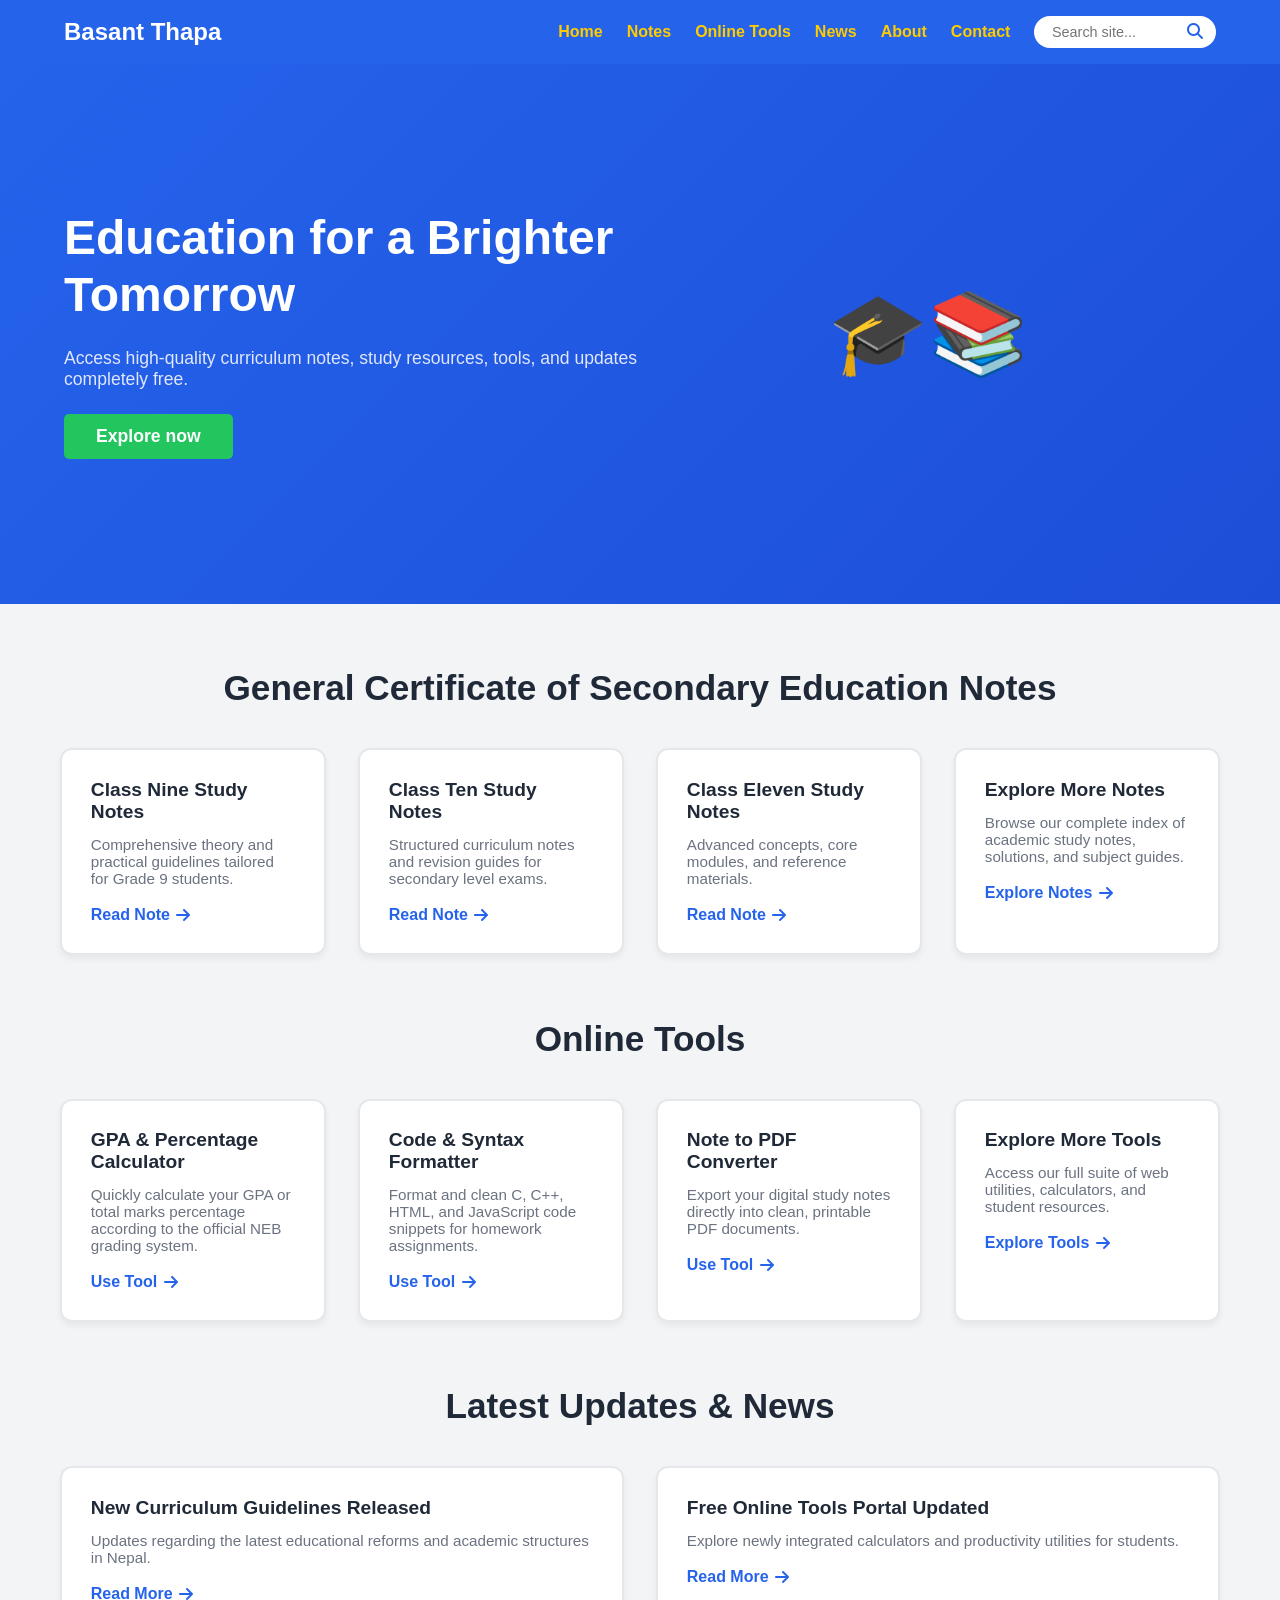
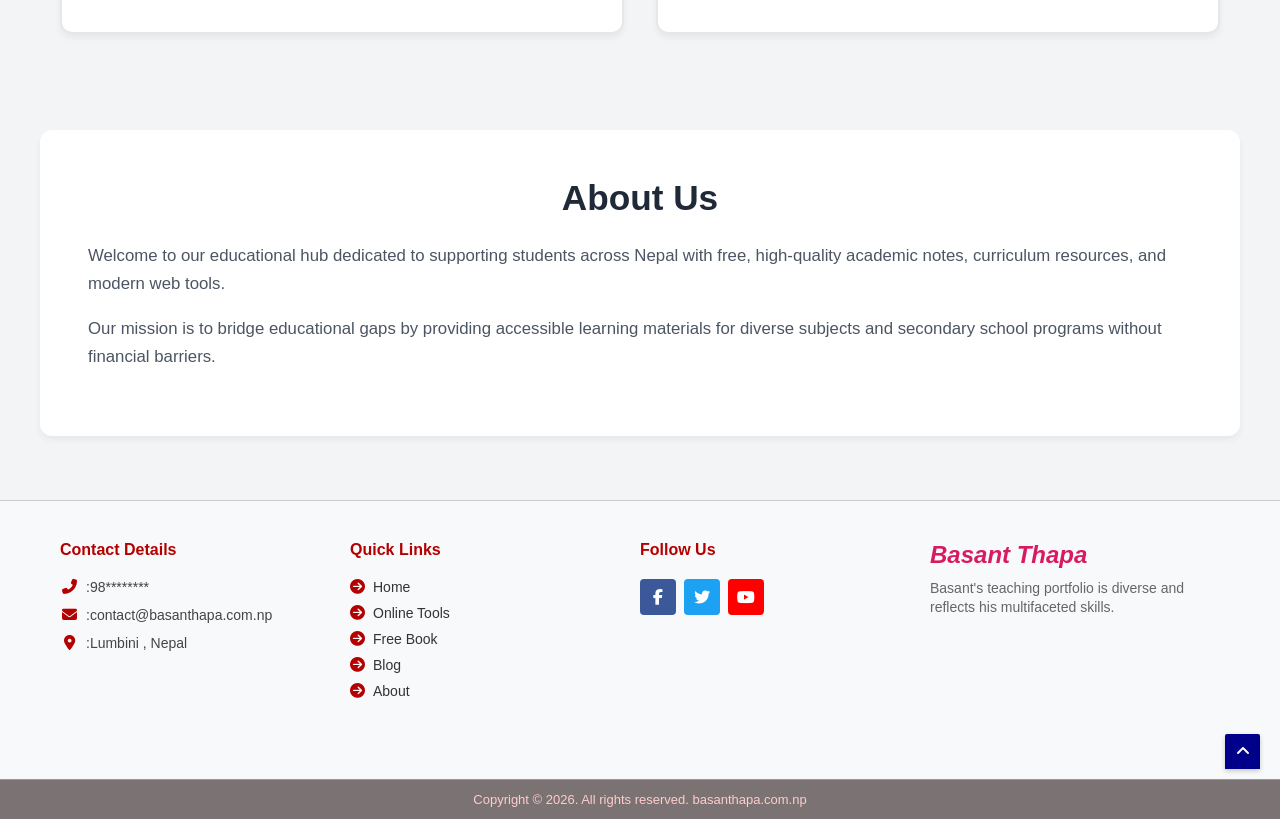
<file: index.html>
<!DOCTYPE html>
<html lang="en">
<head>
    <link rel="icon" type="image/png" href="favicon.png">

    <script async src="https://pagead2.googlesyndication.com/pagead/js/adsbygoogle.js?client=ca-pub-2195037554780501"
     crossorigin="anonymous"></script>
    <meta charset="UTF-8">
    <meta name="viewport" content="width=device-width, initial-scale=1.0">

    <!-- Primary SEO Meta Tags -->
    <title>General Certificate of Secondary Education & Learning Hub | Basant Thapa</title>
    <meta name="description" content="Free educational portal offering study notes, free student online tools, academic news, and learning resources.">
    <meta name="keywords" content="Basant Thapa, Study Notes, Grade 9 Notes, Grade 10 Notes, Grade 11 Notes, Grade 12 Notes, NEB Nepal, Free Student Tools, GPA Calculator, Education Nepal">
    <meta name="author" content="Basant Thapa">
    <meta name="robots" content="index, follow">
    <link rel="canonical" href="https://basanthapa.com.np/">

    <!-- Open Graph / Facebook / WhatsApp SEO -->
    <meta property="og:type" content="website">
    <meta property="og:url" content="https://basanthapa.com.np/">
    <meta property="og:title" content="GCSE & Study Notes | Basant Thapa">
    <meta property="og:description" content="Access free Class 9-12 study notes, GPA calculator, note conversion tools, and educational news.">
    <meta property="og:image" content="https://basanthapa.com.np/og-image.jpg">

    <!-- Twitter Card SEO -->
    <meta name="twitter:card" content="summary_large_image">
    <meta name="twitter:url" content="https://basanthapa.com.np/">
    <meta name="twitter:title" content="GCSE & Study Notes | Basant Thapa">
    <meta name="twitter:description" content="Access free Class 9-12 study notes, GPA calculator, note conversion tools, and educational news.">
    <meta name="twitter:image" content="https://basanthapa.com.np/og-image.jpg">

    <!-- Schema.org JSON-LD Structured Data for Google Indexing -->
    <script type="application/ld+json">
    {
      "@context": "https://schema.org",
      "@type": "EducationalOrganization",
      "name": "Basant Thapa Educational Hub",
      "url": "https://basanthapa.com.np/",
      "description": "Free study notes, curriculum resources, and online student tools.",
      "founder": {
        "@type": "Person",
        "name": "Basant Thapa"
      },
      "address": {
        "@type": "PostalAddress",
        "addressCountry": "NP"
      }
    }
    </script>

    <!-- FontAwesome for Icons -->
    <link rel="stylesheet" href="https://cdnjs.cloudflare.com/ajax/libs/font-awesome/6.4.0/css/all.min.css">
    
    <style>
        * {
            margin: 0;
            padding: 0;
            box-sizing: border-box;
            font-family: 'Segoe UI', Tahoma, Geneva, Verdana, sans-serif;
            scroll-behavior: smooth;
        }

        body {
            background-color: #f3f4f6;
            color: #333;
        }

        /* Normal Scrolling Navbar Styling (Not Fixed) */
        header {
            background-color: #2563eb;
            color: white;
            display: flex;
            justify-content: space-between;
            align-items: center;
            padding: 1rem 5%;
            box-shadow: 0 2px 5px rgba(0,0,0,0.1);
        }

        .logo {
            font-size: 1.5rem;
            font-weight: bold;
            color: #ffffff;
            text-decoration: none;
            display: flex;
            align-items: center;
            gap: 0.5rem;
        }

        nav ul {
            display: flex;
            list-style: none;
            gap: 1.5rem;
            align-items: center;
        }

        nav ul li {
            position: relative;
        }

        nav ul li a {
            color: #ffcc00;
            text-decoration: none;
            font-weight: 600;
            font-size: 1rem;
            transition: color 0.3s;
        }

        nav ul li a:hover {
            color: #ffffff;
        }

        /* Navbar Search Bar Container */
        .nav-search-container {
            position: relative;
            display: flex;
            align-items: center;
            background: #ffffff;
            border-radius: 20px;
            padding: 0.2rem 0.8rem;
        }

        .nav-search-input {
            border: none;
            outline: none;
            padding: 0.3rem;
            font-size: 0.9rem;
            width: 140px;
            transition: width 0.3s ease;
        }

        .nav-search-input:focus {
            width: 180px;
        }

        .nav-search-btn {
            background: none;
            border: none;
            color: #2563eb;
            cursor: pointer;
            font-size: 1rem;
        }

        /* Search Results Dropdown Styling */
        .search-results-dropdown {
            position: absolute;
            top: 100%;
            right: 0;
            background: #ffffff;
            color: #333;
            width: 280px;
            max-height: 300px;
            overflow-y: auto;
            border-radius: 8px;
            box-shadow: 0 4px 12px rgba(0,0,0,0.15);
            margin-top: 8px;
            display: none;
            z-index: 1000;
            list-style: none;
            padding: 0;
        }

        .search-results-dropdown li {
            border-bottom: 1px solid #eee;
        }

        .search-results-dropdown li:last-child {
            border-bottom: none;
        }

        .search-results-dropdown a {
            display: block;
            padding: 10px 12px;
            text-decoration: none;
            color: #1f2937;
            font-size: 0.9rem;
            transition: background 0.2s;
        }

        .search-results-dropdown a:hover {
            background: #f3f4f6;
            color: #2563eb;
        }

        .search-results-dropdown .no-results {
            padding: 10px 12px;
            color: #6b7280;
            font-size: 0.9rem;
            text-align: center;
        }

        /* Hero Section */
        .hero {
            background: linear-gradient(135deg, #2563eb, #1d4ed8);
            color: white;
            display: flex;
            align-items: center;
            justify-content: space-between;
            padding: 4rem 5%;
            min-height: 60vh;
            flex-wrap: wrap;
        }

        .hero-content {
            flex: 1;
            min-width: 300px;
        }

        .hero-content h1 {
            font-size: 3rem;
            margin-bottom: 1.5rem;
            line-height: 1.2;
        }

        .hero-content p {
            font-size: 1.1rem;
            margin-bottom: 1.5rem;
            color: #e0e7ff;
        }

        .btn {
            display: inline-block;
            background-color: #22c55e;
            color: white;
            padding: 0.75rem 2rem;
            border-radius: 5px;
            text-decoration: none;
            font-weight: bold;
            font-size: 1.1rem;
            transition: background 0.3s;
        }

        .btn:hover {
            background-color: #16a34a;
        }

        .hero-image {
            flex: 1;
            min-width: 300px;
            text-align: center;
            font-size: 5rem;
        }

        /* General Section Styling */
        .container {
            max-width: 1200px;
            margin: 0 auto;
            padding: 4rem 20px;
        }

        .section-title {
            text-align: center;
            font-size: 2.2rem;
            margin-bottom: 2.5rem;
            color: #1f2937;
        }

        /* Notes, News & Tools Cards Grid */
        .cards-container {
            display: grid;
            grid-template-columns: repeat(auto-fit, minmax(260px, 1fr));
            gap: 2rem;
        }

        .card {
            background: white;
            border: 2px solid #e5e7eb;
            border-radius: 12px;
            padding: 1.8rem;
            text-align: left;
            box-shadow: 0 4px 6px rgba(0,0,0,0.05);
            transition: transform 0.3s, border-color 0.3s;
        }

        .card:hover {
            transform: translateY(-5px);
            border-color: #2563eb;
        }

        .card h3 {
            font-size: 1.2rem;
            color: #1f2937;
            margin-bottom: 0.8rem;
        }

        .card p {
            font-size: 0.95rem;
            color: #6b7280;
            margin-bottom: 1.2rem;
        }

        .card-link {
            text-decoration: none;
            color: #2563eb;
            font-weight: 600;
            display: inline-flex;
            align-items: center;
            gap: 0.4rem;
        }

        .card-link:hover {
            text-decoration: underline;
        }

        /* About Section */
        .about-section {
            background-color: white;
            border-radius: 12px;
            padding: 3rem;
            box-shadow: 0 4px 6px rgba(0,0,0,0.05);
            margin: 2rem 20px;
            max-width: 1200px;
            margin-left: auto;
            margin-right: auto;
        }

        .about-content {
            line-height: 1.7;
            color: #4b5563;
            font-size: 1.05rem;
        }

        .about-content p {
            margin-bottom: 1rem;
        }

        /* Footer Main Container Styles */
        .site-footer {
            background-color: #f8f9fa;
            border-top: 1px solid #ccc;
            font-family: Arial, sans-serif;
            color: #333;
            position: relative;
            padding-top: 40px;
            margin-top: 4rem;
        }

        .footer-container {
            max-width: 1200px;
            margin: 0 auto;
            display: flex;
            justify-content: space-between;
            flex-wrap: wrap;
            padding: 0 20px 50px 20px;
        }

        .footer-col {
            flex: 1;
            min-width: 220px;
            margin-bottom: 20px;
            padding-right: 15px;
        }

        .footer-col h3.footer-heading {
            color: #b30000;
            font-size: 16px;
            font-weight: bold;
            margin-bottom: 20px;
            text-transform: capitalize;
        }

        .contact-list, .links-list {
            list-style: none;
            padding: 0;
            margin: 0;
        }

        .contact-list li {
            display: flex;
            align-items: center;
            margin-bottom: 12px;
            font-size: 14px;
            color: #444;
        }

        .contact-list li i {
            color: #b30000;
            margin-right: 8px;
            font-size: 15px;
            width: 18px;
            text-align: center;
        }

        .links-list li {
            margin-bottom: 10px;
        }

        .links-list li a {
            text-decoration: none;
            color: #333;
            font-size: 14px;
            display: flex;
            align-items: center;
            transition: color 0.2s;
        }

        .links-list li a i {
            color: #b30000;
            margin-right: 8px;
            font-size: 15px;
        }

        .links-list li a:hover {
            color: #b30000;
        }

        .social-icons {
            display: flex;
            gap: 8px;
        }

        .social-icon {
            display: flex;
            align-items: center;
            justify-content: center;
            width: 36px;
            height: 36px;
            color: #fff;
            border-radius: 4px;
            text-decoration: none;
            font-size: 16px;
        }

        .social-icon.facebook { background-color: #3b5998; }
        .social-icon.twitter { background-color: #1da1f2; }
        .social-icon.youtube { background-color: #ff0000; }

        .brand-logo {
            display: flex;
            align-items: baseline;
            margin-bottom: 10px;
        }

        .logo-text {
            font-family: 'Brush Script MT', cursive, sans-serif;
            font-size: 24px;
            color: #d81b60;
            font-style: italic;
            font-weight: bold;
        }

        .brand-desc {
            font-size: 14px;
            color: #666;
            line-height: 1.4;
            margin: 0;
            max-width: 260px;
        }

        .footer-bottom {
            background-color: #7b7373;
            text-align: center;
            padding: 12px 0;
            border-top: 1px solid #999;
        }

        .footer-bottom p {
            color: #ffcccc;
            font-size: 13px;
            margin: 0;
        }

        .back-to-top {
            position: absolute;
            right: 20px;
            bottom: 50px;
            background-color: #00008b;
            color: #fff;
            width: 35px;
            height: 35px;
            display: flex;
            align-items: center;
            justify-content: center;
            text-decoration: none;
            border-radius: 2px 2px 0 0;
            box-shadow: 0 2px 5px rgba(0,0,0,0.2);
        }

        .back-to-top:hover {
            background-color: #000066;
        }

        @media (max-width: 768px) {
            header {
                flex-direction: column;
                gap: 0.5rem;
                padding: 0.8rem;
            }
            nav ul {
                gap: 0.8rem;
                font-size: 0.9rem;
            }
            .hero-content h1 {
                font-size: 2.2rem;
            }
        }
    </style>
</head>
<body>

    <!-- Header / Navbar -->
    <header>
        <a href="#" class="logo" aria-label="Basant Thapa Home">
            Basant Thapa
        </a>
        <nav aria-label="Main Navigation">
            <ul>
                <li><a href="#">Home</a></li>
                <li><a href="#notes">Notes</a></li>
                <li><a href="#tools">Online Tools</a></li>
                <li><a href="#news">News</a></li>
                <li><a href="#about">About</a></li>
                <li><a href="#contact-details">Contact</a></li>
                <li>
                    <div class="nav-search-container">
                        <input type="text" id="searchInput" class="nav-search-input" placeholder="Search site..." autocomplete="off" aria-label="Search site">
                        <button onclick="performSearch()" class="nav-search-btn" aria-label="Submit search"><i class="fas fa-search"></i></button>
                        <!-- Results Dropdown Box -->
                        <ul id="searchResults" class="search-results-dropdown"></ul>
                    </div>
                </li>
            </ul>
        </nav>
    </header>

    <main>
        <!-- Hero Section -->
        <section class="hero">
            <div class="hero-content">
                <h1>Education for a Brighter Tomorrow</h1>
                <p>Access high-quality curriculum notes, study resources, tools, and updates completely free.</p>
                <a href="#notes" class="btn">Explore now</a>
            </div>
            <div class="hero-image" aria-hidden="true">
                🎓📚
            </div>
        </section>

        <!-- Notes Section -->
        <section id="notes" class="container">
            <h2 class="section-title">General Certificate of Secondary Education Notes</h2>
            <div class="cards-container">
                <article class="card">
                    <h3>Class Nine Study Notes</h3>
                    <p>Comprehensive theory and practical guidelines tailored for Grade 9 students.</p>
                    <a href="#" class="card-link">Read Note <i class="fas fa-arrow-right"></i></a>
                </article>
                <article class="card">
                    <h3>Class Ten Study Notes</h3>
                    <p>Structured curriculum notes and revision guides for secondary level exams.</p>
                    <a href="#" class="card-link">Read Note <i class="fas fa-arrow-right"></i></a>
                </article>
                <article class="card">
                    <h3>Class Eleven Study Notes</h3>
                    <p>Advanced concepts, core modules, and reference materials.</p>
                    <a href="#" class="card-link">Read Note <i class="fas fa-arrow-right"></i></a>
                </article>
                <article class="card">
                    <h3>Explore More Notes</h3>
                    <p>Browse our complete index of academic study notes, solutions, and subject guides.</p>
                    <a href="#" class="card-link">Explore Notes <i class="fas fa-arrow-right"></i></a>
                </article>
            </div>
        </section>

        <!-- Online Tools Section -->
        <section id="tools" class="container" style="padding-top: 0;">
            <h2 class="section-title">Online Tools</h2>
            <div class="cards-container">
                <article class="card">
                    <h3>GPA & Percentage Calculator</h3>
                    <p>Quickly calculate your GPA or total marks percentage according to the official NEB grading system.</p>
                    <a href="tools/neb_gpa_calculator/" class="card-link">Use Tool <i class="fas fa-arrow-right"></i></a>
                </article>
                <article class="card">
                    <h3>Code & Syntax Formatter</h3>
                    <p>Format and clean C, C++, HTML, and JavaScript code snippets for homework assignments.</p>
                    <a href="#" class="card-link">Use Tool <i class="fas fa-arrow-right"></i></a>
                </article>
                <article class="card">
                    <h3>Note to PDF Converter</h3>
                    <p>Export your digital study notes directly into clean, printable PDF documents.</p>
                    <a href="#" class="card-link">Use Tool <i class="fas fa-arrow-right"></i></a>
                </article>
                <article class="card">
                    <h3>Explore More Tools</h3>
                    <p>Access our full suite of web utilities, calculators, and student resources.</p>
                    <a href="#" class="card-link">Explore Tools <i class="fas fa-arrow-right"></i></a>
                </article>
            </div>
        </section>

        <!-- News Section -->
        <section id="news" class="container" style="padding-top: 0;">
            <h2 class="section-title">Latest Updates & News</h2>
            <div class="cards-container">
                <article class="card">
                    <h3>New Curriculum Guidelines Released</h3>
                    <p>Updates regarding the latest educational reforms and academic structures in Nepal.</p>
                    <a href="#" class="card-link">Read More <i class="fas fa-arrow-right"></i></a>
                </article>
                <article class="card">
                    <h3>Free Online Tools Portal Updated</h3>
                    <p>Explore newly integrated calculators and productivity utilities for students.</p>
                    <a href="#" class="card-link">Read More <i class="fas fa-arrow-right"></i></a>
                </article>
            </div>
        </section>

        <!-- About Section -->
        <section id="about" class="about-section">
            <h2 class="section-title" style="margin-bottom: 1.5rem;">About Us</h2>
            <div class="about-content">
                <p>Welcome to our educational hub dedicated to supporting students across Nepal with free, high-quality academic notes, curriculum resources, and modern web tools.</p>
                <p>Our mission is to bridge educational gaps by providing accessible learning materials for diverse subjects and secondary school programs without financial barriers.</p>
            </div>
        </section>
    </main>

    <!-- Enhanced Multi-column Footer -->
    <footer class="site-footer">
        <div class="footer-container">
            
            <!-- Column 1: Contact Details -->
            <div id="contact-details" class="footer-col">
                <h3 class="footer-heading">Contact Details</h3>
                <ul class="contact-list">
                    <li>
                        <i class="fas fa-phone-alt"></i>
                        <span>:98********</span>
                    </li>
                    <li>
                        <i class="fas fa-envelope"></i>
                        <span>:contact@basanthapa.com.np</span>
                    </li>
                    <li>
                        <i class="fas fa-map-marker-alt"></i>
                        <span>:Lumbini , Nepal</span>
                    </li>
                </ul>
            </div>

            <!-- Column 2: Quick Links -->
            <div class="footer-col">
                <h3 class="footer-heading">Quick Links</h3>
                <ul class="links-list">
                    <li><a href="#"><i class="fas fa-arrow-circle-right"></i> Home</a></li>
                    <li><a href="#tools"><i class="fas fa-arrow-circle-right"></i> Online Tools</a></li>
                    <li><a href="#notes"><i class="fas fa-arrow-circle-right"></i> Free Book</a></li>
                    <li><a href="#news"><i class="fas fa-arrow-circle-right"></i> Blog</a></li>
                    <li><a href="#about"><i class="fas fa-arrow-circle-right"></i> About</a></li>
                </ul>
            </div>

            <!-- Column 3: Follow Us -->
            <div class="footer-col">
                <h3 class="footer-heading">Follow Us</h3>
                <div class="social-icons">
                    <a href="#" class="social-icon facebook" aria-label="Facebook Page"><i class="fab fa-facebook-f"></i></a>
                    <a href="#" class="social-icon twitter" aria-label="Twitter Profile"><i class="fab fa-twitter"></i></a>
                    <a href="#" class="social-icon youtube" aria-label="YouTube Channel"><i class="fab fa-youtube"></i></a>
                </div>
            </div>

            <!-- Column 4: Brand & Bio -->
            <div class="footer-col brand-col">
                <div class="brand-logo">
                    <span class="logo-text">Basant Thapa</span>
                </div>
                <p class="brand-desc">
                    Basant's teaching portfolio is diverse and reflects his multifaceted skills.
                </p>
            </div>

        </div>

        <!-- Bottom Bar -->
        <div class="footer-bottom">
            <p>Copyright &copy; 2026. All rights reserved. basanthapa.com.np</p>
        </div>

        <!-- Back to Top Button -->
        <a href="#" class="back-to-top" aria-label="Scroll back to top"><i class="fas fa-angle-up"></i></a>
    </footer>

    <!-- Site-Wide Search Script Logic -->
    <script>
        // Define all pages, tools, notes, and subfolders on your domain here
        const sitePages = [
            { title: "Home Page", url: "https://basanthapa.com.np/", category: "General" },
            { title: "Class Nine Study Notes", url: "https://basanthapa.com.np/#notes", category: "Notes" },
            { title: "Class Ten Study Notes", url: "https://basanthapa.com.np/#notes", category: "Notes" },
            { title: "Class Eleven Study Notes", url: "https://basanthapa.com.np/#notes", category: "Notes" },
            { title: "GPA & Percentage Calculator", url: "https://basanthapa.com.np/tools/neb_gpa_calculator/", category: "Tools" },
            { title: "EG Folder Content / Page", url: "https://basanthapa.com.np/eg/", category: "EG Hub" },
            { title: "Latest Curriculum Guidelines", url: "https://basanthapa.com.np/#news", category: "News" },
            { title: "About Us", url: "https://basanthapa.com.np/#about", category: "General" },
            { title: "Contact Details", url: "https://basanthapa.com.np/#contact-details", category: "General" }
        ];

        const searchInput = document.getElementById('searchInput');
        const searchResults = document.getElementById('searchResults');

        function performSearch() {
            const query = searchInput.value.trim().toLowerCase();
            searchResults.innerHTML = "";

            if (query === "") {
                searchResults.style.display = "none";
                return;
            }

            // Filter pages that match the search query
            const matches = sitePages.filter(page => 
                page.title.toLowerCase().includes(query) || 
                page.category.toLowerCase().includes(query)
            );

            if (matches.length > 0) {
                matches.forEach(page => {
                    const li = document.createElement('li');
                    li.innerHTML = `<a href="${page.url}"><strong>${page.title}</strong> <span style="font-size:0.75rem; color:#2563eb; display:block;">[${page.category}]</span></a>`;
                    searchResults.appendChild(li);
                });
                searchResults.style.display = "block";
            } else {
                searchResults.innerHTML = `<li class="no-results">No results found for "${query}"</li>`;
                searchResults.style.display = "block";
            }
        }

        // Live search as you type
        searchInput.addEventListener('input', performSearch);

        // Hide dropdown when clicking outside
        document.addEventListener('click', function(e) {
            if (!e.target.closest('.nav-search-container')) {
                searchResults.style.display = "none";
            }
        });
    </script>
</body>
</html>
</file>
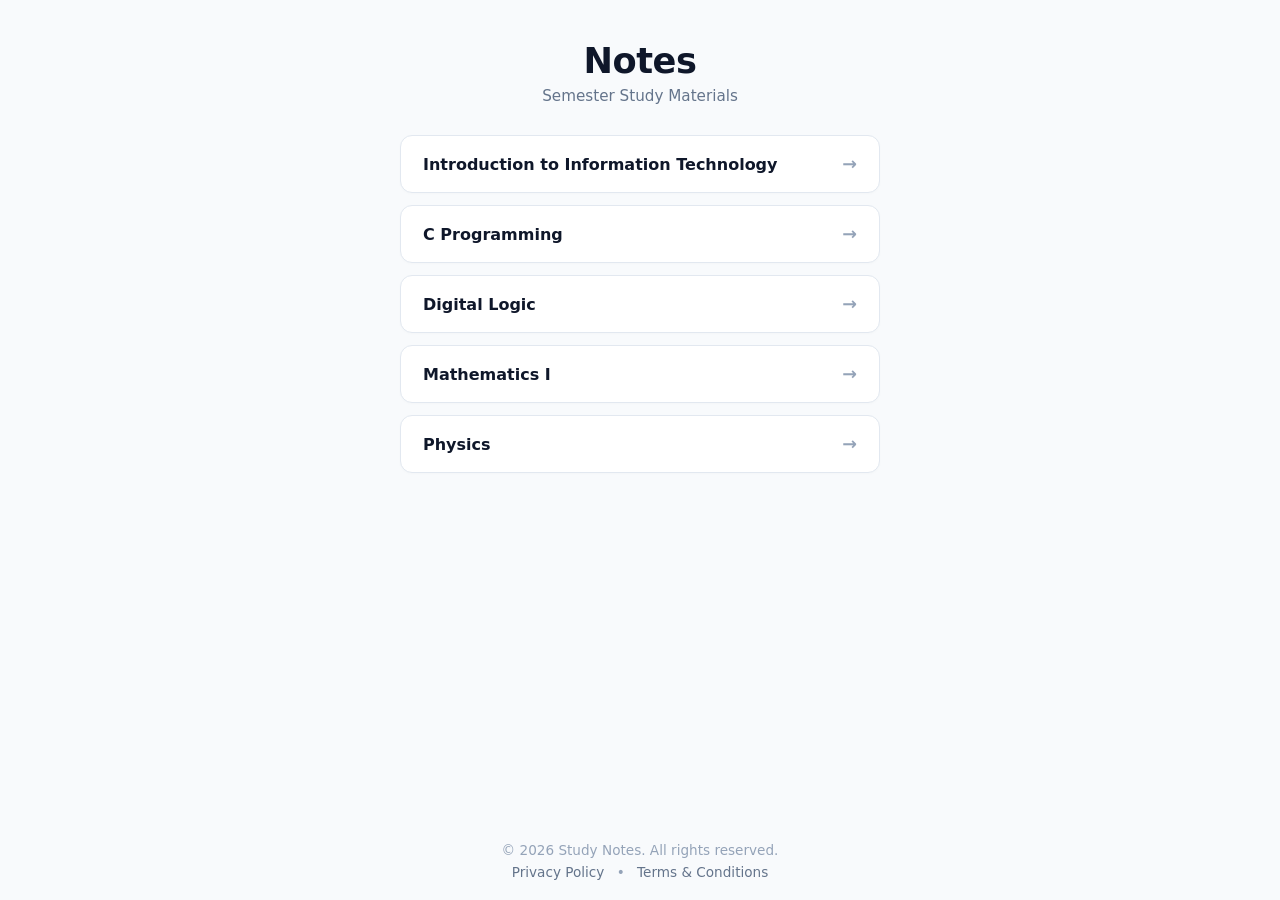
<file: notes/index.html>
<!DOCTYPE html>
<html lang="en">
<head>
  <meta charset="UTF-8">
  <meta name="viewport" content="width=device-width, initial-scale=1.0">
  <title>Notes</title>
  <style>
    * {
      box-sizing: border-box;
      margin: 0;
      padding: 0;
      font-family: system-ui, -apple-system, BlinkMacSystemFont, "Segoe UI", Roboto, sans-serif;
    }

    body {
      background-color: #f8fafc;
      color: #0f172a;
      min-height: 100vh;
      display: flex;
      flex-direction: column;
      justify-content: space-between;
      padding: 40px 20px 20px 20px;
    }

    .container {
      max-width: 480px;
      width: 100%;
      margin: 0 auto;
    }

    header {
      text-align: center;
      margin-bottom: 30px;
    }

    header h1 {
      font-size: 2.2rem;
      font-weight: 800;
      color: #0f172a;
      letter-spacing: -0.5px;
      margin-bottom: 6px;
    }

    header p {
      color: #64748b;
      font-size: 0.95rem;
    }

    .notes-list {
      display: flex;
      flex-direction: column;
      gap: 12px;
    }

    .note-card {
      background: #ffffff;
      border: 1px solid #e2e8f0;
      border-radius: 12px;
      padding: 18px 22px;
      display: flex;
      align-items: center;
      justify-content: space-between;
      text-decoration: none;
      color: #0f172a;
      font-size: 1rem;
      font-weight: 600;
      box-shadow: 0 1px 3px rgba(0, 0, 0, 0.02);
      transition: all 0.2s ease;
    }

    .note-card:hover {
      transform: translateY(-2px);
      border-color: #2563eb;
      color: #2563eb;
      box-shadow: 0 4px 12px rgba(37, 99, 235, 0.08);
    }

    .arrow {
      color: #94a3b8;
      font-size: 1.1rem;
      transition: transform 0.2s ease, color 0.2s ease;
    }

    .note-card:hover .arrow {
      color: #2563eb;
      transform: translateX(4px);
    }

    footer {
      text-align: center;
      padding-top: 40px;
      color: #94a3b8;
      font-size: 0.85rem;
    }

    footer .policy-links {
      margin-top: 6px;
    }

    footer a {
      color: #64748b;
      text-decoration: none;
      margin: 0 8px;
    }

    footer a:hover {
      text-decoration: underline;
    }
  </style>
</head>
<body>

  <div class="container">
    <header>
      <h1>Notes</h1>
      <p>Semester Study Materials</p>
    </header>

    <main class="notes-list">
      <a href="#" class="note-card">
        <span>Introduction to Information Technology</span>
        <span class="arrow">&rarr;</span>
      </a>

      <a href="#" class="note-card">
        <span>C Programming</span>
        <span class="arrow">&rarr;</span>
      </a>

      <a href="#" class="note-card">
        <span>Digital Logic</span>
        <span class="arrow">&rarr;</span>
      </a>

      <a href="#" class="note-card">
        <span>Mathematics I</span>
        <span class="arrow">&rarr;</span>
      </a>

      <a href="#" class="note-card">
        <span>Physics</span>
        <span class="arrow">&rarr;</span>
      </a>
    </main>
  </div>

  <footer>
    <p>&copy; 2026 Study Notes. All rights reserved.</p>
    <div class="policy-links">
      <a href="#">Privacy Policy</a> &bull; <a href="#">Terms & Conditions</a>
    </div>
  </footer>

</body>
</html>
</file>
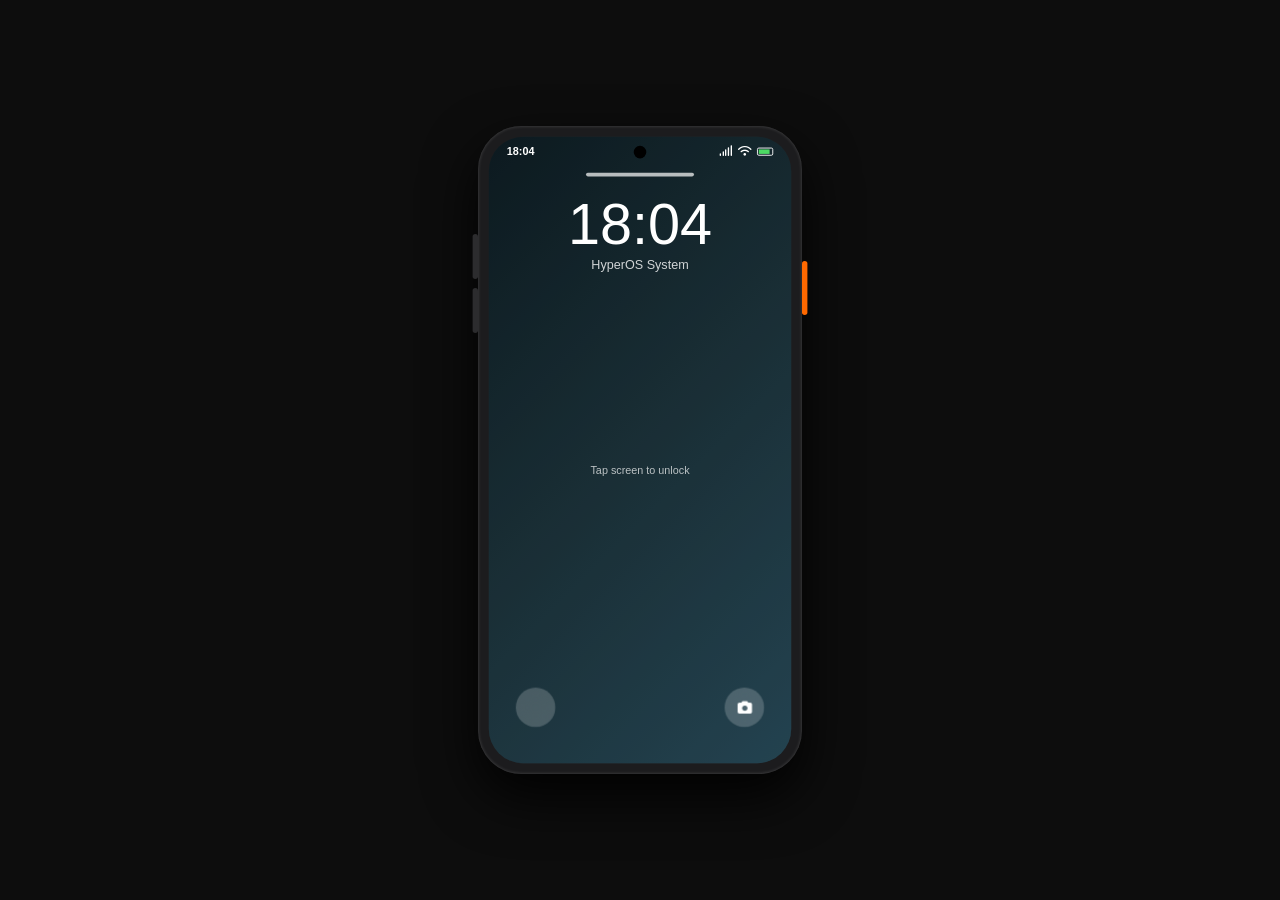
<file: tools/phone_simulator/index.html>
<!DOCTYPE html>
<html lang="en">
<head>
  <meta charset="UTF-8" />
  <meta name="viewport" content="width=device-width, initial-scale=1.0" />
  <title>Xiaomi HyperOS Web Simulator</title>
  <link rel="stylesheet" href="https://cdnjs.cloudflare.com/ajax/libs/font-awesome/6.4.0/css/all.min.css" />
  <style>
    * {
      box-sizing: border-box;
      margin: 0;
      padding: 0;
      user-select: none;
      font-family: -apple-system, BlinkMacSystemFont, "Segoe UI", Roboto, Helvetica, Arial, sans-serif;
    }

    body {
      background-color: #0d0d0d;
      height: 100vh;
      display: flex;
      justify-content: center;
      align-items: center;
      overflow: hidden;
    }

    /* Outer Container for Scaling */
    .phone-wrapper {
      transform: scale(0.9); /* Ensures full visibility on smaller screens */
      display: flex;
      justify-content: center;
      align-items: center;
    }

    /* Physical Phone Case */
    .phone-case {
      position: relative;
      width: 360px;
      height: 720px;
      background-color: #1c1c1e;
      border-radius: 48px;
      padding: 12px;
      box-shadow: 0 25px 60px rgba(0, 0, 0, 0.9), inset 0 0 4px rgba(255, 255, 255, 0.2);
    }

    /* Hardware Buttons */
    .volume-btn, .power-btn {
      position: absolute;
      background: #2c2c2e;
      border-radius: 4px;
      cursor: pointer;
      z-index: 10;
    }
    .vol-up { left: -6px; top: 120px; width: 6px; height: 50px; }
    .vol-down { left: -6px; top: 180px; width: 6px; height: 50px; }
    .power-btn { right: -6px; top: 150px; width: 6px; height: 60px; background: #ff6900; }

    /* Display Area */
    .phone-screen {
      position: relative;
      width: 100%;
      height: 100%;
      background: linear-gradient(135deg, #0f2027, #203a43, #2c5364);
      border-radius: 38px;
      overflow: hidden;
      display: flex;
      flex-direction: column;
    }

    /* Punch Hole Camera */
    .punch-hole {
      position: absolute;
      top: 10px;
      left: 50%;
      transform: translateX(-50%);
      width: 14px;
      height: 14px;
      background-color: #000;
      border-radius: 50%;
      z-index: 1000;
    }

    /* Off Screen Layer */
    .off-screen {
      position: absolute;
      inset: 0;
      background-color: #000;
      z-index: 900;
      cursor: pointer;
    }

    /* Status Bar */
    .status-bar {
      height: 32px;
      padding: 0 20px;
      display: flex;
      justify-content: space-between;
      align-items: center;
      color: #fff;
      font-size: 12px;
      font-weight: 600;
      z-index: 500;
      cursor: pointer;
    }
    .status-right { display: flex; gap: 6px; align-items: center; }
    .battery-icon {
      width: 18px;
      height: 9px;
      border: 1px solid #fff;
      border-radius: 2px;
      padding: 1px;
    }
    .battery-level { height: 100%; background-color: #4cd964; }

    /* Lock Screen */
    .lock-screen {
      position: absolute;
      inset: 0;
      padding-top: 60px;
      display: flex;
      flex-direction: column;
      justify-content: space-between;
      align-items: center;
      color: #fff;
      z-index: 400;
      background: rgba(0, 0, 0, 0.2);
      cursor: pointer;
    }
    .lock-time { font-size: 64px; font-weight: 200; }
    .lock-date { font-size: 14px; opacity: 0.8; }
    .lock-hint { font-size: 12px; opacity: 0.7; margin-bottom: 20px; animation: pulse 2s infinite; }
    @keyframes pulse { 0%, 100% { opacity: 0.4; } 50% { opacity: 1; } }

    .lock-bottom-actions {
      width: 100%;
      padding: 0 30px 40px 30px;
      display: flex;
      justify-content: space-between;
    }
    .lock-icon-btn {
      width: 44px;
      height: 44px;
      background: rgba(255, 255, 255, 0.2);
      backdrop-filter: blur(10px);
      border-radius: 50%;
      display: flex;
      align-items: center;
      justify-content: center;
    }

    /* Home Screen */
    .home-screen {
      flex: 1;
      padding: 20px 16px;
      display: flex;
      flex-direction: column;
      justify-content: space-between;
    }
    .hyper-widget {
      background: rgba(255, 255, 255, 0.15);
      backdrop-filter: blur(15px);
      padding: 16px;
      border-radius: 20px;
      color: #fff;
      margin-bottom: 20px;
    }
    .hw-date { font-weight: bold; font-size: 16px; }
    .hw-temp { font-size: 13px; margin-top: 4px; opacity: 0.9; }

    /* Apps Grid */
    .apps-grid {
      display: grid;
      grid-template-columns: repeat(4, 1fr);
      gap: 16px;
    }
    .app-item {
      display: flex;
      flex-direction: column;
      align-items: center;
      cursor: pointer;
      transition: transform 0.1s ease;
    }
    .app-item:active { transform: scale(0.92); }
    .app-icon {
      width: 52px;
      height: 52px;
      border-radius: 16px;
      display: flex;
      align-items: center;
      justify-content: center;
      font-size: 22px;
      color: #fff;
      box-shadow: 0 4px 10px rgba(0,0,0,0.3);
    }
    .app-name {
      color: #fff;
      font-size: 11px;
      margin-top: 6px;
      text-shadow: 0 1px 2px rgba(0,0,0,0.8);
    }

    .icon-camera { background: linear-gradient(135deg, #434343, #000000); }
    .icon-gallery { background: linear-gradient(135deg, #FF8008, #FFC837); }
    .icon-calculator { background: linear-gradient(135deg, #FF512F, #DD2476); }
    .icon-notes { background: linear-gradient(135deg, #11998e, #38ef7d); }
    .icon-game { background: linear-gradient(135deg, #8E2DE2, #4A00E0); }
    .icon-settings { background: linear-gradient(135deg, #606c88, #3f4c6b); }

    /* Bottom Dock */
    .dock {
      background: rgba(255, 255, 255, 0.2);
      backdrop-filter: blur(20px);
      padding: 10px 14px;
      border-radius: 24px;
      display: flex;
      justify-content: space-around;
    }

    /* Control Center */
    .control-center {
      position: absolute;
      top: 0;
      left: 0;
      right: 0;
      background: rgba(20, 20, 20, 0.9);
      backdrop-filter: blur(25px);
      padding: 40px 16px 20px 16px;
      border-bottom-left-radius: 24px;
      border-bottom-right-radius: 24px;
      z-index: 600;
      color: #fff;
    }
    .cc-header { display: flex; justify-content: space-between; margin-bottom: 16px; font-weight: bold; }
    .cc-grid { display: grid; grid-template-columns: repeat(2, 1fr); gap: 10px; margin-bottom: 16px; }
    .cc-tile {
      background: rgba(255,255,255,0.1);
      padding: 12px;
      border-radius: 16px;
      display: flex;
      align-items: center;
      gap: 10px;
      cursor: pointer;
    }
    .cc-tile.active { background: #ff6900; }
    .cc-slider-box { display: flex; align-items: center; gap: 10px; background: rgba(255,255,255,0.1); padding: 10px 14px; border-radius: 16px; }
    .cc-slider-box input { flex: 1; }

    /* App Viewport */
    .app-viewport {
      position: absolute;
      inset: 32px 0 20px 0;
      background: #fff;
      z-index: 300;
    }
    .app-window { width: 100%; height: 100%; display: flex; flex-direction: column; background: #f5f5f7; }
    .app-header { height: 44px; background: #fff; display: flex; align-items: center; justify-content: space-between; padding: 0 16px; border-bottom: 1px solid #e5e5e5; }
    .header-btn { border: none; background: #ff6900; color: #fff; padding: 6px 12px; border-radius: 12px; font-weight: bold; cursor: pointer; }

    /* Camera */
    #app-camera { background: #000; position: relative; }
    #webcam-feed { width: 100%; height: 80%; object-fit: cover; }
    .camera-controls { height: 20%; display: flex; justify-content: center; align-items: center; background: #000; }
    .shutter-btn { width: 60px; height: 60px; border-radius: 50%; border: 4px solid #fff; background: transparent; cursor: pointer; }

    /* Gallery */
    .gallery-grid { padding: 10px; display: grid; grid-template-columns: repeat(3, 1fr); gap: 6px; overflow-y: auto; }
    .gallery-grid img { width: 100%; height: 90px; object-fit: cover; border-radius: 8px; }
    .empty-msg { grid-column: span 3; text-align: center; color: #888; margin-top: 40px; }

    /* Calculator */
    #app-calculator { background: #000; color: #fff; }
    .calc-display { height: 35%; display: flex; align-items: flex-end; justify-content: flex-end; padding: 20px; font-size: 42px; word-break: break-all; }
    .calc-keypad { height: 65%; display: grid; grid-template-columns: repeat(4, 1fr); gap: 8px; padding: 12px; }
    .calc-btn { border: none; border-radius: 50%; font-size: 20px; background: #333; color: #fff; cursor: pointer; }
    .calc-btn.op { background: #a5a5a5; color: #000; }
    .calc-btn.op-main { background: #ff6900; }

    /* Notes */
    .notes-body { padding: 16px; display: flex; flex-direction: column; gap: 10px; flex: 1; }
    #note-title { border: none; font-size: 18px; font-weight: bold; outline: none; background: transparent; }
    #note-content { border: none; font-size: 14px; outline: none; resize: none; flex: 1; background: transparent; }

    /* Game Turbo */
    .game-container { display: flex; flex-direction: column; align-items: center; padding: 10px; }
    #snake-canvas { background: #1c1c1e; border-radius: 12px; }
    .d-pad { margin-top: 10px; display: flex; flex-direction: column; align-items: center; gap: 4px; }
    .d-pad-row { display: flex; gap: 20px; }
    .d-pad button { width: 40px; height: 40px; border-radius: 50%; border: none; background: #3a3a3c; color: #fff; font-size: 16px; cursor: pointer; }

    /* Settings */
    .settings-list { padding: 16px; }
    .setting-item { display: flex; justify-content: space-between; align-items: center; padding: 12px 0; border-bottom: 1px solid #eee; }

    /* Nav Bar */
    .nav-bar { height: 20px; display: flex; justify-content: center; align-items: center; z-index: 700; }
    .nav-indicator { width: 120px; height: 4px; background: rgba(255, 255, 255, 0.7); border-radius: 2px; cursor: pointer; }

    /* Utility Classes */
    .hidden { display: none !important; }
  </style>
</head>
<body>

  <div class="phone-wrapper">
    <div class="phone-case">
      <!-- Physical Side Buttons -->
      <div class="volume-btn vol-up"></div>
      <div class="volume-btn vol-down"></div>
      <div class="power-btn" id="hw-power-btn" title="Click to Power On/Off"></div>

      <!-- Screen Bezel -->
      <div class="phone-screen" id="phone-screen">
        
        <!-- Top Camera -->
        <div class="punch-hole"></div>

        <!-- Power Off Screen -->
        <div class="off-screen hidden" id="off-screen" title="Click to turn on"></div>

        <!-- Status Bar -->
        <div class="status-bar" id="status-bar" title="Click for Control Center">
          <div class="status-left">
            <span id="status-time">12:00</span>
          </div>
          <div class="status-right">
            <i class="fa-solid fa-signal"></i>
            <i class="fa-solid fa-wifi"></i>
            <div class="battery-icon">
              <div class="battery-level" style="width: 85%;"></div>
            </div>
          </div>
        </div>

        <!-- Control Center Dropdown -->
        <div class="control-center hidden" id="control-center">
          <div class="cc-header">
            <span>HyperOS Control Center</span>
            <i class="fa-solid fa-chevron-up" id="close-cc-btn" style="cursor:pointer;"></i>
          </div>
          <div class="cc-grid">
            <div class="cc-tile active" onclick="this.classList.toggle('active')">
              <i class="fa-solid fa-wifi"></i>
              <span>Wi-Fi</span>
            </div>
            <div class="cc-tile active" onclick="this.classList.toggle('active')">
              <i class="fa-solid fa-bluetooth-b"></i>
              <span>Bluetooth</span>
            </div>
            <div class="cc-tile" onclick="this.classList.toggle('active')">
              <i class="fa-solid fa-lightbulb"></i>
              <span>Flashlight</span>
            </div>
            <div class="cc-tile active" onclick="this.classList.toggle('active')">
              <i class="fa-solid fa-bell"></i>
              <span>Sound</span>
            </div>
          </div>
          <div class="cc-slider-box">
            <i class="fa-solid fa-sun"></i>
            <input type="range" id="brightness-slider" min="30" max="100" value="100" />
          </div>
        </div>

        <!-- Lock Screen -->
        <div class="lock-screen" id="lock-screen">
          <div class="lock-clock-container" style="text-align: center;">
            <div class="lock-time" id="lock-time">12:00</div>
            <div class="lock-date" id="lock-date">HyperOS System</div>
          </div>
          <div class="lock-hint">Tap screen to unlock</div>
          <div class="lock-bottom-actions">
            <div class="lock-icon-btn"><i class="fa-solid fa-flashlight"></i></div>
            <div class="lock-icon-btn"><i class="fa-solid fa-camera"></i></div>
          </div>
        </div>

        <!-- Home Screen -->
        <div class="home-screen hidden" id="home-screen">
          <div class="hyper-widget">
            <div class="hw-date" id="hw-date">HyperOS Widget</div>
            <div class="hw-temp"><i class="fa-solid fa-sun"></i> 24°C Sunny</div>
          </div>

          <!-- Apps Grid -->
          <div class="apps-grid">
            <div class="app-item" data-app="camera">
              <div class="app-icon icon-camera"><i class="fa-solid fa-camera"></i></div>
              <span class="app-name">Camera</span>
            </div>
            <div class="app-item" data-app="gallery">
              <div class="app-icon icon-gallery"><i class="fa-solid fa-images"></i></div>
              <span class="app-name">Gallery</span>
            </div>
            <div class="app-item" data-app="calculator">
              <div class="app-icon icon-calculator"><i class="fa-solid fa-calculator"></i></div>
              <span class="app-name">Calculator</span>
            </div>
            <div class="app-item" data-app="notes">
              <div class="app-icon icon-notes"><i class="fa-solid fa-note-sticky"></i></div>
              <span class="app-name">Notes</span>
            </div>
            <div class="app-item" data-app="game">
              <div class="app-icon icon-game"><i class="fa-solid fa-gamepad"></i></div>
              <span class="app-name">Snake</span>
            </div>
            <div class="app-item" data-app="settings">
              <div class="app-icon icon-settings"><i class="fa-solid fa-gear"></i></div>
              <span class="app-name">Settings</span>
            </div>
          </div>

          <!-- Bottom Dock -->
          <div class="dock">
            <div class="app-item" data-app="camera">
              <div class="app-icon icon-camera"><i class="fa-solid fa-camera"></i></div>
            </div>
            <div class="app-item" data-app="gallery">
              <div class="app-icon icon-gallery"><i class="fa-solid fa-images"></i></div>
            </div>
            <div class="app-item" data-app="notes">
              <div class="app-icon icon-notes"><i class="fa-solid fa-note-sticky"></i></div>
            </div>
            <div class="app-item" data-app="settings">
              <div class="app-icon icon-settings"><i class="fa-solid fa-gear"></i></div>
            </div>
          </div>
        </div>

        <!-- APP VIEWPORT -->
        <div class="app-viewport hidden" id="app-viewport">
          
          <!-- Camera -->
          <div class="app-window hidden" id="app-camera">
            <video id="webcam-feed" autoplay playsinline></video>
            <div class="camera-controls">
              <button class="shutter-btn" id="shutter-btn"></button>
            </div>
          </div>

          <!-- Gallery -->
          <div class="app-window hidden" id="app-gallery">
            <div class="app-header">
              <h3>Gallery</h3>
            </div>
            <div class="gallery-grid" id="gallery-grid">
              <p class="empty-msg">No photos captured yet.</p>
            </div>
          </div>

          <!-- Calculator -->
          <div class="app-window hidden" id="app-calculator">
            <div class="calc-display" id="calc-display">0</div>
            <div class="calc-keypad">
              <button class="calc-btn op" onclick="calcInput('C')">C</button>
              <button class="calc-btn op" onclick="calcInput('(')">(</button>
              <button class="calc-btn op" onclick="calcInput(')')">)</button>
              <button class="calc-btn op-main" onclick="calcInput('/')">÷</button>

              <button class="calc-btn" onclick="calcInput('7')">7</button>
              <button class="calc-btn" onclick="calcInput('8')">8</button>
              <button class="calc-btn" onclick="calcInput('9')">9</button>
              <button class="calc-btn op-main" onclick="calcInput('*')">×</button>

              <button class="calc-btn" onclick="calcInput('4')">4</button>
              <button class="calc-btn" onclick="calcInput('5')">5</button>
              <button class="calc-btn" onclick="calcInput('6')">6</button>
              <button class="calc-btn op-main" onclick="calcInput('-')">-</button>

              <button class="calc-btn" onclick="calcInput('1')">1</button>
              <button class="calc-btn" onclick="calcInput('2')">2</button>
              <button class="calc-btn" onclick="calcInput('3')">3</button>
              <button class="calc-btn op-main" onclick="calcInput('+')">+</button>

              <button class="calc-btn" onclick="calcInput('0')">0</button>
              <button class="calc-btn" onclick="calcInput('.')">.</button>
              <button class="calc-btn op-main" style="grid-column: span 2; border-radius: 30px;" onclick="calcInput('=')">=</button>
            </div>
          </div>

          <!-- Notes -->
          <div class="app-window hidden" id="app-notes">
            <div class="app-header">
              <h3>Notes</h3>
              <button class="header-btn" id="save-note-btn">Save</button>
            </div>
            <div class="notes-body">
              <input type="text" id="note-title" placeholder="Note Title..." />
              <textarea id="note-content" placeholder="Type here..."></textarea>
            </div>
          </div>

          <!-- Snake Game -->
          <div class="app-window hidden" id="app-game">
            <div class="app-header">
              <h3>Snake Turbo</h3>
              <span id="snake-score" style="font-weight:bold;">Score: 0</span>
            </div>
            <div class="game-container">
              <canvas id="snake-canvas" width="280" height="280"></canvas>
              <div class="d-pad">
                <button onclick="changeSnakeDir('UP')"><i class="fa-solid fa-arrow-up"></i></button>
                <div class="d-pad-row">
                  <button onclick="changeSnakeDir('LEFT')"><i class="fa-solid fa-arrow-left"></i></button>
                  <button onclick="changeSnakeDir('RIGHT')"><i class="fa-solid fa-arrow-right"></i></button>
                </div>
                <button onclick="changeSnakeDir('DOWN')"><i class="fa-solid fa-arrow-down"></i></button>
              </div>
            </div>
          </div>

          <!-- Settings -->
          <div class="app-window hidden" id="app-settings">
            <div class="app-header">
              <h3>Settings</h3>
            </div>
            <div class="settings-list">
              <div class="setting-item">
                <span>Device</span>
                <small style="color:#666;">Xiaomi HyperOS</small>
              </div>
              <div class="setting-item">
                <span>Wallpaper</span>
                <select id="wallpaper-select">
                  <option value="linear-gradient(135deg, #0f2027, #203a43, #2c5364)">Hyper Blue</option>
                  <option value="linear-gradient(135deg, #833ab4, #fd1d1d, #fcb045)">Sunset Flame</option>
                  <option value="linear-gradient(135deg, #11998e, #38ef7d)">Emerald</option>
                  <option value="#000000">Dark</option>
                </select>
              </div>
            </div>
          </div>

        </div>

        <!-- Navigation Bar -->
        <div class="nav-bar">
          <div class="nav-indicator" id="nav-home-btn" title="Home"></div>
        </div>

      </div>
    </div>
  </div>

  <script>
    let isPowerOn = true;
    let isLocked = true;
    let activeApp = null;

    const offScreen = document.getElementById('off-screen');
    const lockScreen = document.getElementById('lock-screen');
    const homeScreen = document.getElementById('home-screen');
    const controlCenter = document.getElementById('control-center');
    const appViewport = document.getElementById('app-viewport');
    const phoneScreen = document.getElementById('phone-screen');
    const statusTime = document.getElementById('status-time');
    const lockTime = document.getElementById('lock-time');

    // Update Clock
    function updateClock() {
      const now = new Date();
      const hours = String(now.getHours()).padStart(2, '0');
      const minutes = String(now.getMinutes()).padStart(2, '0');
      const timeStr = `${hours}:${minutes}`;
      statusTime.textContent = timeStr;
      lockTime.textContent = timeStr;
    }
    setInterval(updateClock, 1000);
    updateClock();

    // Power Button Toggle
    document.getElementById('hw-power-btn').addEventListener('click', () => {
      isPowerOn = !isPowerOn;
      if (isPowerOn) {
        offScreen.classList.add('hidden');
      } else {
        offScreen.classList.remove('hidden');
      }
    });

    offScreen.addEventListener('click', () => {
      isPowerOn = true;
      offScreen.classList.add('hidden');
    });

    // Unlock Screen
    lockScreen.addEventListener('click', () => {
      if (!isPowerOn) return;
      lockScreen.classList.add('hidden');
      homeScreen.classList.remove('hidden');
      isLocked = false;
    });

    // Navigation Home Button
    document.getElementById('nav-home-btn').addEventListener('click', () => {
      if (activeApp) {
        closeApp();
      } else if (!controlCenter.classList.contains('hidden')) {
        controlCenter.classList.add('hidden');
      }
    });

    // Control Center Dropdown
    document.getElementById('status-bar').addEventListener('click', () => {
      if (!isPowerOn || isLocked) return;
      controlCenter.classList.toggle('hidden');
    });
    document.getElementById('close-cc-btn').addEventListener('click', () => {
      controlCenter.classList.add('hidden');
    });

    // Open Apps
    document.querySelectorAll('.app-item').forEach(item => {
      item.addEventListener('click', () => {
        if (!isPowerOn || isLocked) return;
        const appName = item.getAttribute('data-app');
        openApp(appName);
      });
    });

    function openApp(appName) {
      activeApp = appName;
      appViewport.classList.remove('hidden');
      
      document.querySelectorAll('.app-window').forEach(win => win.classList.add('hidden'));
      const targetApp = document.getElementById(`app-${appName}`);
      if (targetApp) targetApp.classList.remove('hidden');

      if (appName === 'camera') startWebcam();
      if (appName === 'game') startSnakeGame();
    }

    function closeApp() {
      appViewport.classList.add('hidden');
      activeApp = null;
      stopWebcam();
    }

    // Camera
    let webcamStream = null;
    async function startWebcam() {
      try {
        webcamStream = await navigator.mediaDevices.getUserMedia({ video: true });
        document.getElementById('webcam-feed').srcObject = webcamStream;
      } catch (err) {
        console.warn("Webcam unavailable.");
      }
    }

    function stopWebcam() {
      if (webcamStream) {
        webcamStream.getTracks().forEach(track => track.stop());
      }
    }

    document.getElementById('shutter-btn').addEventListener('click', () => {
      const video = document.getElementById('webcam-feed');
      const canvas = document.createElement('canvas');
      canvas.width = 300;
      canvas.height = 300;
      const ctx = canvas.getContext('2d');
      ctx.drawImage(video, 0, 0, 300, 300);
      
      const imgUrl = canvas.toDataURL('image/png');
      const gallery = document.getElementById('gallery-grid');
      
      const emptyMsg = gallery.querySelector('.empty-msg');
      if (emptyMsg) emptyMsg.remove();

      const img = document.createElement('img');
      img.src = imgUrl;
      gallery.prepend(img);
    });

    // Calculator
    let calcVal = '0';
    function calcInput(val) {
      const display = document.getElementById('calc-display');
      if (val === 'C') {
        calcVal = '0';
      } else if (val === '=') {
        try {
          calcVal = String(eval(calcVal));
        } catch {
          calcVal = 'Error';
        }
      } else {
        calcVal = calcVal === '0' ? val : calcVal + val;
      }
      display.textContent = calcVal;
    }

    // Notes
    document.getElementById('save-note-btn').addEventListener('click', () => {
      const title = document.getElementById('note-title').value;
      const content = document.getElementById('note-content').value;
      if (title) {
        localStorage.setItem(`hyper_note_${title}`, content);
        alert('Note Saved!');
      }
    });

    // Snake Game
    let snakeDir = 'RIGHT';
    function changeSnakeDir(dir) {
      snakeDir = dir;
    }

    function startSnakeGame() {
      const canvas = document.getElementById('snake-canvas');
      const ctx = canvas.getContext('2d');
      let snake = [{x: 5, y: 5}];
      let food = {x: 10, y: 10};
      let score = 0;

      function gameLoop() {
        if (activeApp !== 'game') return;

        let head = {...snake[0]};
        if (snakeDir === 'UP') head.y--;
        if (snakeDir === 'DOWN') head.y++;
        if (snakeDir === 'LEFT') head.x--;
        if (snakeDir === 'RIGHT') head.x++;

        if (head.x < 0 || head.x >= 14 || head.y < 0 || head.y >= 14) {
          alert('Game Over! Final Score: ' + score);
          return;
        }

        snake.unshift(head);
        if (head.x === food.x && head.y === food.y) {
          score += 10;
          document.getElementById('snake-score').textContent = `Score: ${score}`;
          food = {
            x: Math.floor(Math.random() * 14),
            y: Math.floor(Math.random() * 14)
          };
        } else {
          snake.pop();
        }

        ctx.fillStyle = '#1c1c1e';
        ctx.fillRect(0, 0, 280, 280);

        ctx.fillStyle = '#ff6900';
        ctx.fillRect(food.x * 20, food.y * 20, 18, 18);

        ctx.fillStyle = '#38ef7d';
        snake.forEach(part => ctx.fillRect(part.x * 20, part.y * 20, 18, 18));

        setTimeout(gameLoop, 200);
      }
      gameLoop();
    }

    // Wallpaper Setting
    document.getElementById('wallpaper-select').addEventListener('change', (e) => {
      phoneScreen.style.background = e.target.value;
    });

    // Brightness Setting
    document.getElementById('brightness-slider').addEventListener('input', (e) => {
      phoneScreen.style.filter = `brightness(${e.target.value}%)`;
    });
  </script>
</body>
</html>
</file>
